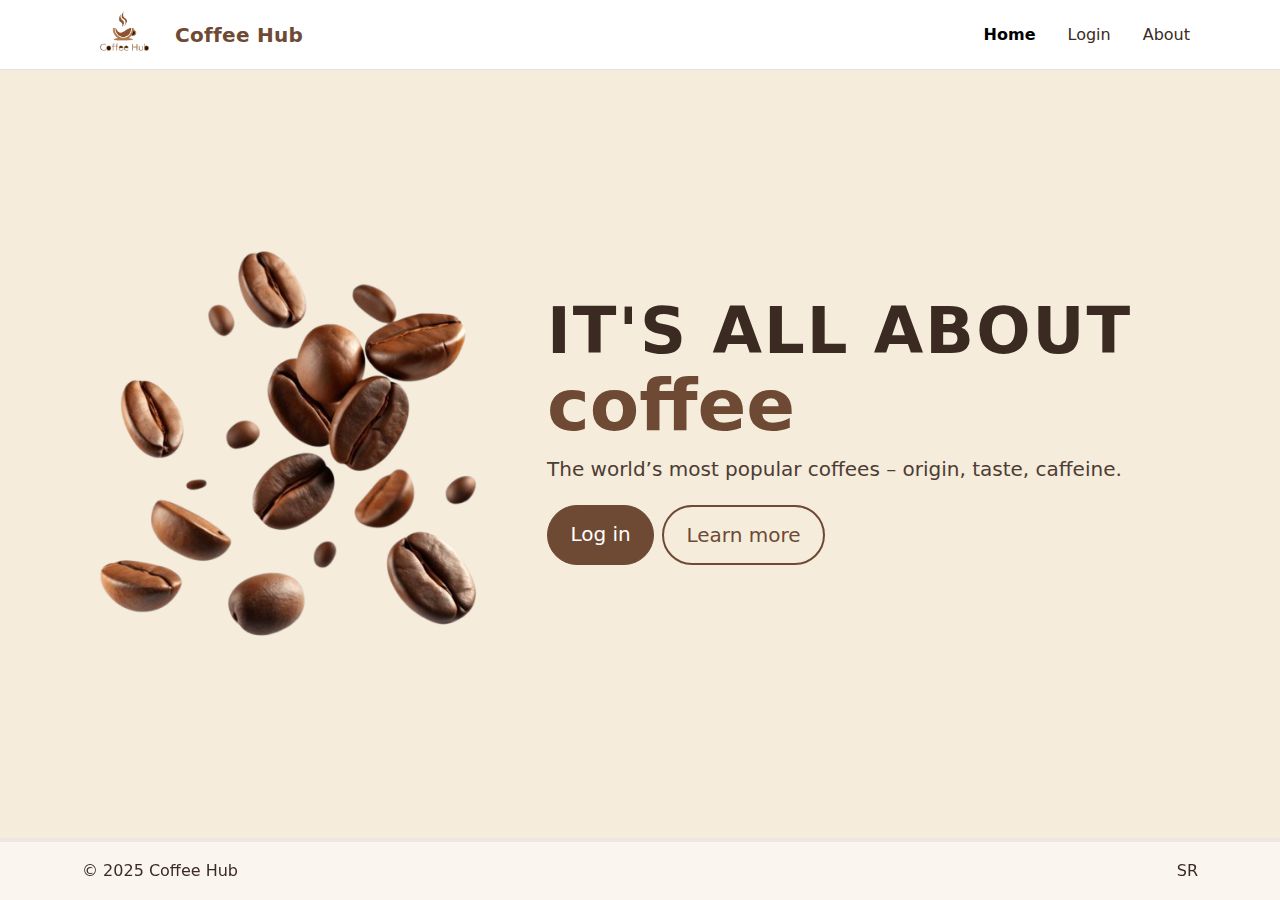
<file: index.html>
<!DOCTYPE html>
<html lang="en">
<head>
    <meta charset="UTF-8">
    <meta name="viewport" content="width=device-width, initial-scale=1.0">
    <title>Coffee Hub - Home</title>

    <link href="https://cdn.jsdelivr.net/npm/bootstrap@5.3.3/dist/css/bootstrap.min.css" rel="stylesheet">
    <link rel="stylesheet" href="css/styles.css">
</head>
<body>
    
<!-- Header -->
<header class="navbar navbar-expand-lg navbar-light bg-white border-bottom sticky-top">
    <div class="container">
        <!-- Logo i naziv sajta -->
         <a class="navbar-brand d-flex align-items-center gap-2" href="index.html">
         <img src="assets/logo.png" alt="Coffee Hub logo" class="brand-logo">
         <span class="brand-name">Coffee Hub</span>
        </a>

        <!--Dugme za mobilni-->
        <button class="navbar-toggler" type="button" data-bs-toggle="collapse" data-bs-target="#mainNav" aria-controls="mainNav" aria-expanded="false" aria-label="Toggle navigation">
            <span class="navbar-toggler-icon"></span>
        </button>

        <!--Navigacija-->
        <nav id="mainNav" class="collapse navbar-collapse">
            <ul class="navbar-nav ms-auto align-items-lg-center gap-lg-3">
                <li class="nav-item"><a class="nav-link active" href="index.html" data-i18n="navHome">Home</a></li>
              
                <li class="nav-item"><a class="nav-link requires-auth" href="contact.html" data-i18n="navContact">Contact</a></li>
                <li class="nav-item"><a class="nav-link requires-auth" href="catalog.html" data-i18n="navCatalog">Catalog</a></li>
                <li class="nav-item"><a class="nav-link requires-auth" href="details.html" data-i18n="navDetails">Details</a></li>
              
                <li class="nav-item"><a class="nav-link" id="loginLink" href="login.html" data-i18n="navLogin">Login</a></li>
                <li class="nav-item d-none"><a class="nav-link" id="logoutLink" href="#" data-i18n="navLogout">Logout</a></li>
                <li class="nav-item d-none"><span class="nav-link" id="userName"></span></li>
              
                <li class="nav-item"><a class="nav-link" href="about.html" data-i18n="navAbout">About</a></li>
              </ul>          
        </nav>
    </div>
 </header>

 <!--HERO-->
 <main>
    <section class="hero container">
        <div class="row align-items-center">
            <div class="col-12 col-lg-5 order-2 order-lg-1 text-center text-lg-start">
                <img src="assets/beans.png" alt="" class="hero-beans img-fluid d-none d-lg-block">
        </div>

        <div class="col-12 col-lg-7 order-1 order-lg-2">
            <h1 class="hero-title">
                <span class="upper" data-i18n="homeUpper">IT'S ALL ABOUT</span>
                <span class="lower" data-i18n="homeLower">coffee</span>
              </h1>
              <p class="hero-sub" data-i18n="homeSubtext">The world’s most popular coffees – origin, taste, caffeine.</p>
              
              <div class="hero-actions d-flex gap-2 flex-wrap">
                <a class="btn btn-brand btn-lg" href="login.html" data-i18n="homeLoginBtn">Log in</a>
                <a class="btn btn-brand-outline btn-lg" href="about.html" data-i18n="homeLearnBtn">Learn more</a>
              </div>              
        </div>    
        </div>
    </section>
 </main>

 <!--FOOTER-->
 <footer class="footer mt-5">
    <div class="container d-flex justify-content-between flex-wrap gap-2 py-3">
      <span>© 2025 Coffee Hub</span>
      <span id="langSwitch" style="cursor:pointer" data-i18n="footerLang">EN</span>
    </div>
  </footer>
 <script src="https://cdn.jsdelivr.net/npm/bootstrap@5.3.3/dist/js/bootstrap.bundle.min.js"></script>
 <script src="js/auth.js"></script>
 <script src="js/lang.js"></script>
 <script>
    (function(){
      const nav = document.getElementById('mainNav');
      if(!nav) return;
      document.querySelectorAll('.navbar .nav-link').forEach(a=>{
        a.addEventListener('click', ()=>{
          const c = bootstrap.Collapse.getOrCreateInstance(nav);
          c.hide();
        });
      });
    })();
  </script>
</body>
</html>
</file>
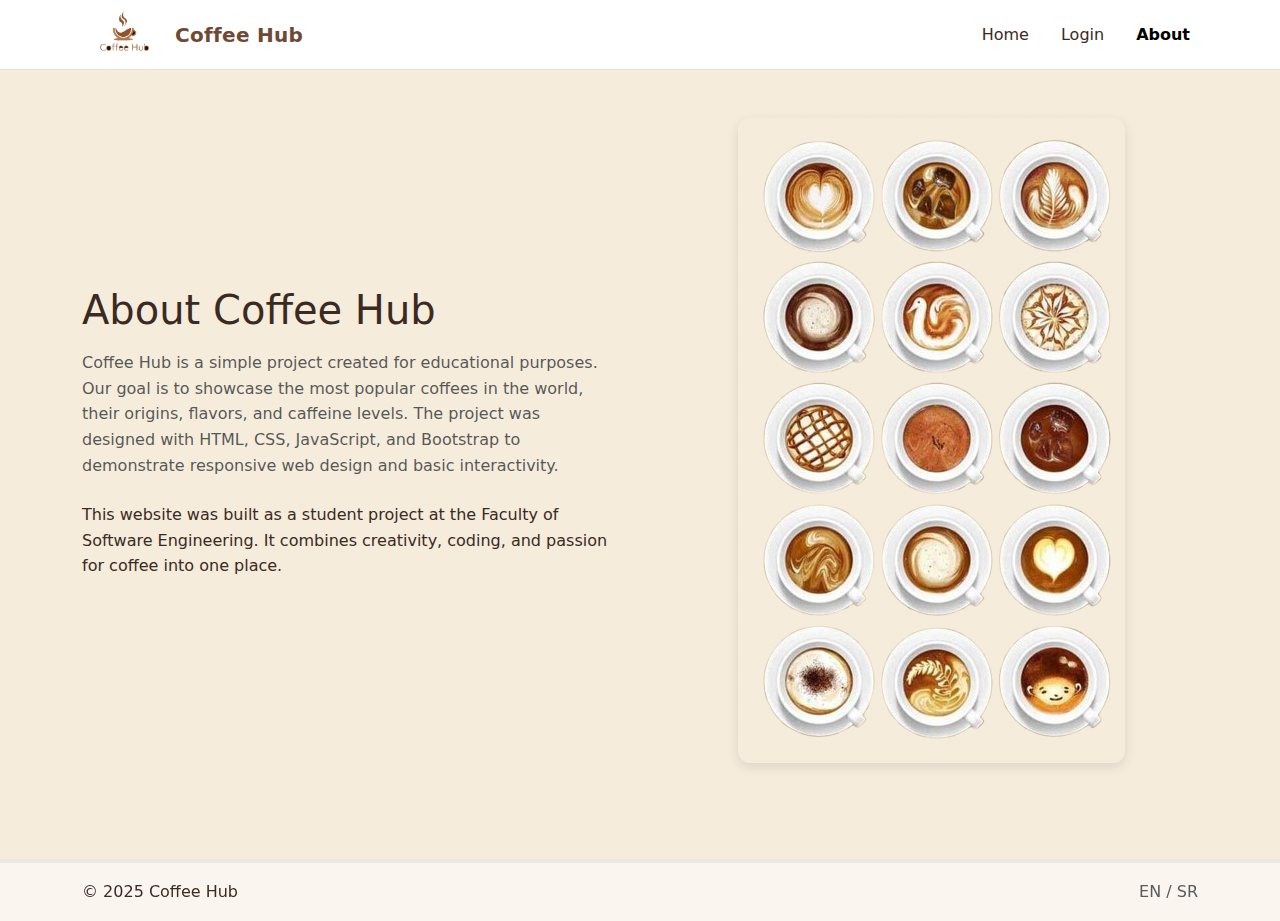
<file: about.html>
<!DOCTYPE html>
<html lang="en">
<head>
    <meta charset="UTF-8">
    <meta name="viewport" content="width=device-width, initial-scale=1.0">
    <title>Coffee Hub - About</title>
    <link href="https://cdn.jsdelivr.net/npm/bootstrap@5.3.3/dist/css/bootstrap.min.css" rel="stylesheet">
  <link href="css/styles.css" rel="stylesheet">
</head>
<body>
    <!--Header-->
    <header class="navbar navbar-expand-lg navbar-light bg-white border-bottom sticky-top">
        <div class="container">
          <a class="navbar-brand d-flex align-items-center gap-2" href="index.html">
            <img src="assets/logo.png" alt="Coffee Hub logo" class="brand-logo">
            <span class="brand-name">Coffee Hub</span>
          </a>
          <button class="navbar-toggler" type="button" data-bs-toggle="collapse" data-bs-target="#mainNav">
            <span class="navbar-toggler-icon"></span>
          </button>
          <nav id="mainNav" class="collapse navbar-collapse">
            <ul class="navbar-nav ms-auto align-items-lg-center gap-lg-3">
                <li class="nav-item"><a class="nav-link" href="index.html">Home</a></li>
                <li class="nav-item"><a class="nav-link requires-auth" href="contact.html">Contact</a></li>
                <li class="nav-item"><a class="nav-link requires-auth" href="catalog.html">Catalog</a></li>
                <li class="nav-item"><a class="nav-link requires-auth" href="details.html">Details</a></li>
                <li class="nav-item"><a class="nav-link" id="loginLink" href="login.html">Login</a></li>
                <li class="nav-item d-none"><a class="nav-link" id="logoutLink" href="#">Logout</a></li>
                <li class="nav-item d-none"><span class="nav-link" id="userName"></span></li>
                <li class="nav-item"><a class="nav-link active" href="about.html">About</a></li>
              </ul>              
          </nav>
        </div>
      </header>
      <main class="container py-5 about-page">
        <div class="row align-items-center g-5">
            <div class="col-12 col-lg-6">
                <h1 class="mb-3">About Coffee Hub</h1>
                <p class="text-muted mb-4">
                    Coffee Hub is a simple project created for educational purposes. 
          Our goal is to showcase the most popular coffees in the world, their origins, flavors, 
          and caffeine levels. The project was designed with HTML, CSS, JavaScript, and Bootstrap 
          to demonstrate responsive web design and basic interactivity.
                </p>
                <p>
                    This website was built as a student project at the Faculty of Software Engineering. 
                    It combines creativity, coding, and passion for coffee into one place.
                  </p>
            </div>
            <div class="col-12 col-lg-6 text-center">
                <img src="assets/about-coffee.png" alt="About Coffee" class="about-img">
            </div>
        </div>
      </main>
      <!--FOOTER-->
 <footer class="footer mt-5">
    <div class="container d-flex justify-content-between flex-wrap gap-2 py-3">
        <span>© 2025 Coffee Hub</span>
        <span class="text-muted">EN / SR</span>
    </div>
 </footer>
 <script src="https://cdn.jsdelivr.net/npm/bootstrap@5.3.3/dist/js/bootstrap.bundle.min.js"></script>
 <script src="js/auth.js"></script>
 <script>
    (function(){
      const nav = document.getElementById('mainNav');
      if(!nav) return;
      document.querySelectorAll('.navbar .nav-link').forEach(a=>{
        a.addEventListener('click', ()=>{
          const c = bootstrap.Collapse.getOrCreateInstance(nav);
          c.hide();
        });
      });
    })();
  </script>
</body>
</html>
</file>
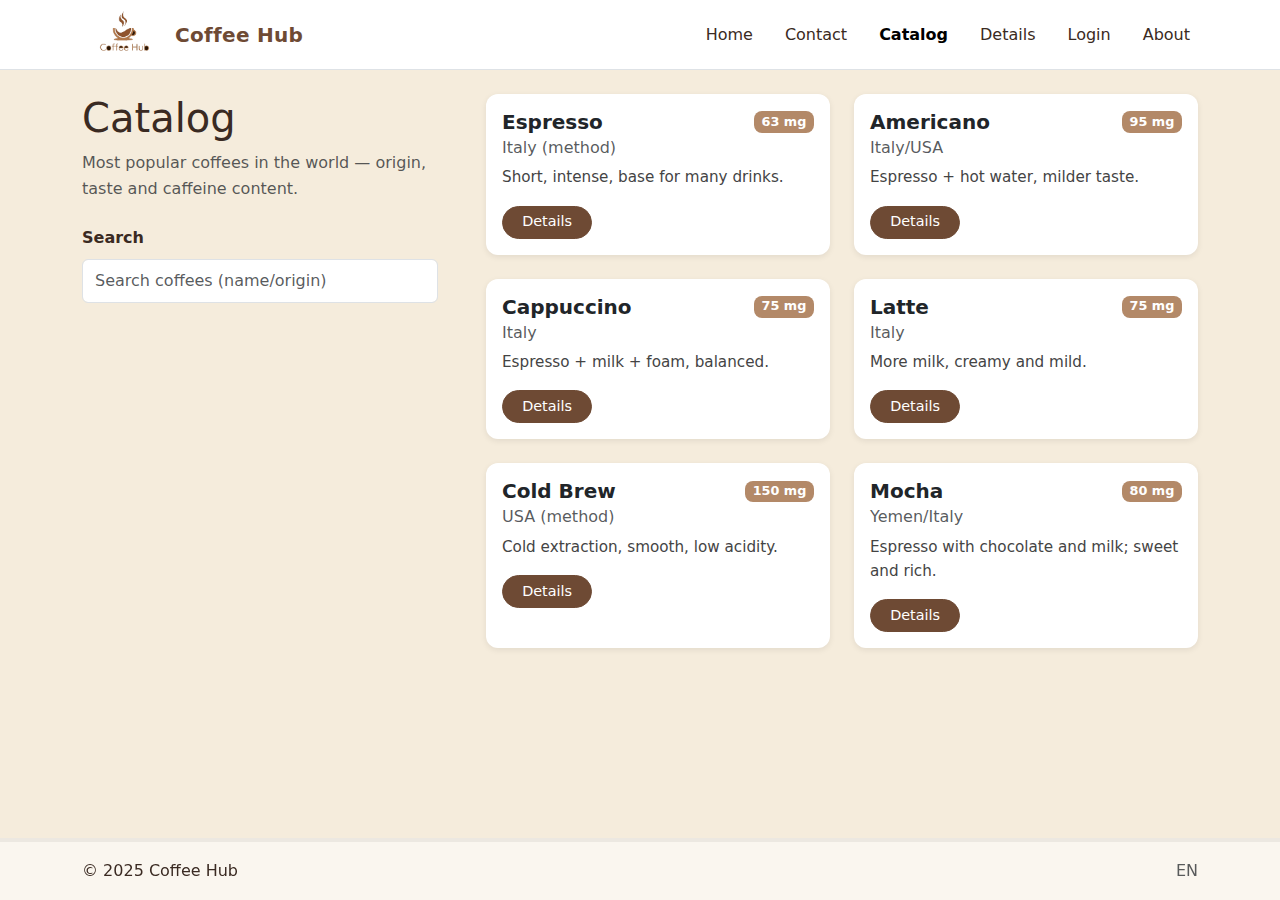
<file: catalog.html>
<!DOCTYPE html>
<html lang="en">
<head>
  <meta charset="utf-8" />
  <meta name="viewport" content="width=device-width, initial-scale=1" />
  <title>Coffee Hub — Catalog</title>

  <link href="https://cdn.jsdelivr.net/npm/bootstrap@5.3.3/dist/css/bootstrap.min.css" rel="stylesheet">
  <link href="css/styles.css" rel="stylesheet">
</head>
<body>

  <!-- HEADER (isti kao na drugim stranicama) -->
  <header class="navbar navbar-expand-lg bg-white border-bottom sticky-top">
    <div class="container">
      <a class="navbar-brand d-flex align-items-center gap-2" href="index.html">
        <img src="assets/logo.png" alt="Coffee Hub logo" class="brand-logo">
        <span class="brand-name">Coffee Hub</span>
      </a>
      <button class="navbar-toggler" type="button" data-bs-toggle="collapse" data-bs-target="#mainNav">
        <span class="navbar-toggler-icon"></span>
      </button>
      <nav id="mainNav" class="collapse navbar-collapse">
        <ul class="navbar-nav ms-auto align-items-lg-center gap-lg-3">
          <li class="nav-item"><a class="nav-link" href="index.html">Home</a></li>
          <li class="nav-item"><a class="nav-link" href="contact.html">Contact</a></li>
          <li class="nav-item"><a class="nav-link active" href="catalog.html">Catalog</a></li>
          <li class="nav-item"><a class="nav-link" href="details.html">Details</a></li>
          <li class="nav-item"><a class="nav-link" href="login.html">Login</a></li>
          <li class="nav-item"><a class="nav-link" href="about.html">About</a></li>
        </ul>
      </nav>
    </div>
  </header>

  <!-- MAIN -->
  <main class="container py-4">
    <div class="row g-4 align-items-start">

      <!-- Leva kolona: naslov, opis, search -->
      <aside class="col-12 col-lg-4">
        <h1 class="mb-2">Catalog</h1>
        <p class="text-muted mb-4">
          Most popular coffees in the world — origin, taste and caffeine content.
        </p>

        <label for="search" class="form-label fw-semibold">Search</label>
        <input
          id="search"
          type="search"
          class="form-control catalog-search"
          placeholder="Search coffees (name/origin)"
        >
      </aside>

      <!-- Desna kolona: kartice -->
      <section class="col-12 col-lg-8 catalog-grid">
        <div id="coffeeGrid"
             class="row row-cols-1 row-cols-md-2 g-4">
          <!-- JS ubacuje kartice ovde -->
        </div>

        <!-- Loading / Empty / Error poruke -->
        <div id="catalogState" class="text-center text-muted py-4" style="display:none;"></div>
      </section>

    </div>
  </main>

  <!-- FOOTER -->
  <footer class="footer mt-5">
    <div class="container d-flex justify-content-between flex-wrap gap-2 py-3">
      <span>© 2025 Coffee Hub</span>
      <span class="text-muted">EN</span>
    </div>
  </footer>

  <script src="https://cdn.jsdelivr.net/npm/bootstrap@5.3.3/dist/js/bootstrap.bundle.min.js"></script>
  <script src="js/catalog.js"></script>
</body>
</html>
</file>
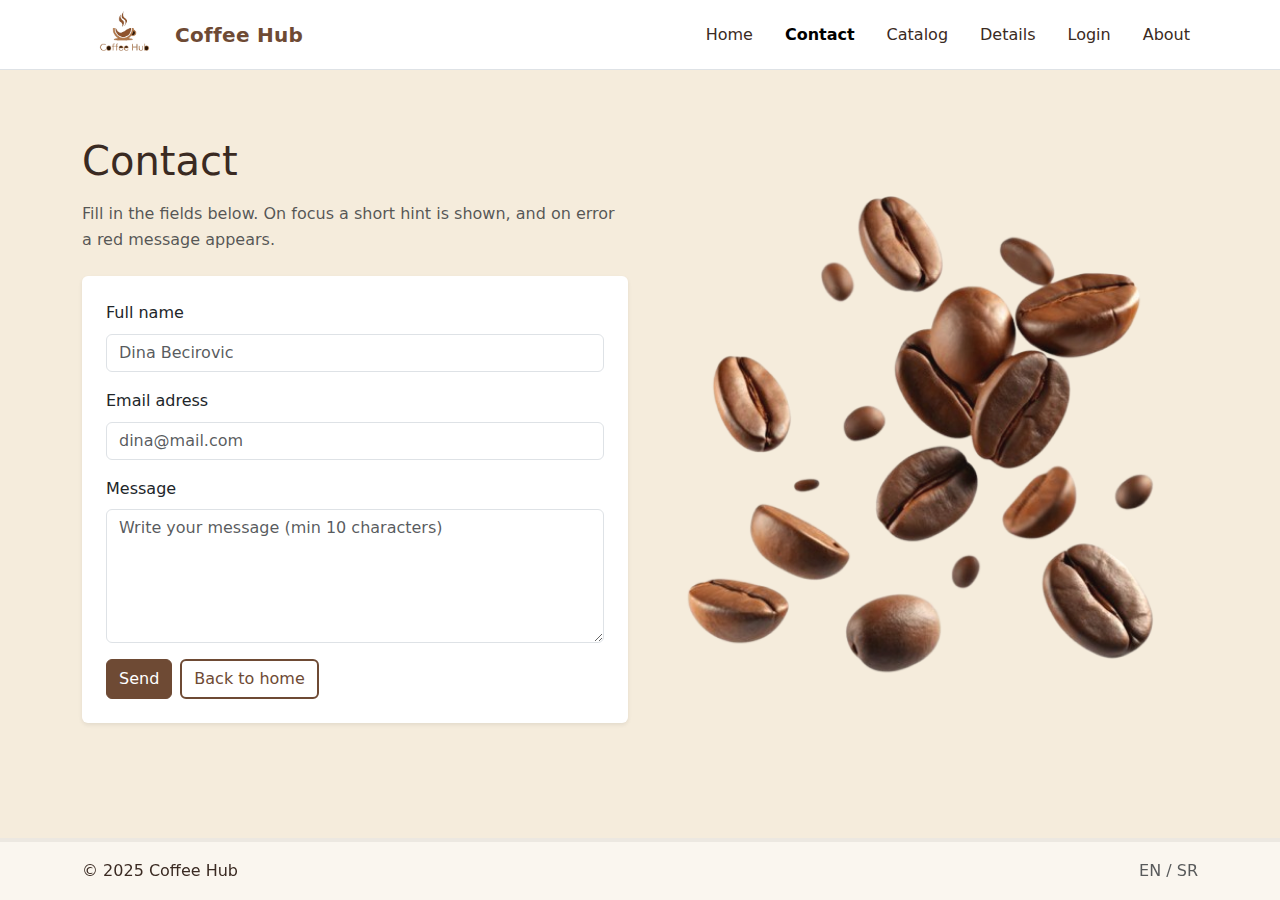
<file: contact.html>
<!DOCTYPE html>
<html lang="en">
<head>
    <meta charset="UTF-8">
    <meta name="viewport" content="width=device-width, initial-scale=1.0">
    <title>Coffee Hub - Contact</title>
    <link rel="stylesheet" href="https://cdn.jsdelivr.net/npm/bootstrap@5.3.3/dist/css/bootstrap.min.css">
    <link rel="stylesheet" href="css/styles.css">
</head>
<body>
    <header class="navbar navbar-expand-lg bg-white border-bottom sticky-top" >
        <div class="container">
            <!-- Logo i naziv sajta -->
             <a class="navbar-brand d-flex align-items-center gap-2" href="index.html">
             <img src="assets/logo.png" alt="Coffee Hub logo" class="brand-logo">
             <span class="brand-name">Coffee Hub</span>
            </a>
    
            <!--Dugme za mobilni-->
            <button class="navbar-toggler" type="button" data-bs-toggle="collapse" data-bs-target="#mainNav" aria-controls="mainNav" aria-expanded="false" aria-label="Toggle navigation">
                <span class="navbar-toggler-icon"></span>
            </button>
    
            <!--Navigacija-->
            <nav id="mainNav" class="collapse navbar-collapse">
                <ul class="navbar-nav ms-auto align-items-lg-center gap-lg-3">
                    <li class="nav-item"><a class="nav-link" href="index.html">Home</a></li>
                    <li class="nav-item"><a class="nav-link active" href="contact.html">Contact</a></li>
                    <li class="nav-item"><a class="nav-link" href="catalog.html">Catalog</a></li>
                    <li class="nav-item"><a class="nav-link" href="details.html">Details</a></li>
                    <li class="nav-item"><a class="nav-link" href="login.html">Login</a></li>
                    <li class="nav-item"><a class="nav-link" href="about.html">About</a></li>
                </ul>
            </nav>
        </div>
     </header>

     <!--MAIN-->
     <main class="container contact-wrap">
        <div class="row align-items-center">
            <div class="col-12 col-lg-6">
                <h1 class="mb-3">Contact</h1>
                <p class="text-muted mb-4">Fill in the fields below. On focus a short hint is shown, and on error a red message appears.</p>

                <form id="contactForm" novalidate class="card border-0 shadow-sm p-3 p-md-4">
                    <!--Ime i prezime-->
                    <div class="mb-3">
                        <label for="name" class="form-label">Full name</label>
                        <input type="text" id="name" class="form-control" placeholder="Dina Becirovic">
                        <div class="form-hint" id="hint-name">Enter your full name (e.g. Dina Becirovic) </div>
                        <div class="form-error" id="err-name" >The name is not valid.</div>
                    </div>
                    <!--Email-->
                    <div class="mb-3">
                        <label for="email" class="form-label">Email adress</label>
                        <input type="email" id="email" class="form-control" placeholder="dina@mail.com">
                        <div class="form-hint" id="hint-email">Enter a valid email (e.g. dina@mail.com)</div>
                        <div class="form-error" id="err-email">The email is not valid.</div>
                    </div>
                    <!--Poruka-->
                    <div class="mb-3">
                        <label for="message" class="form-label">Message</label>
                        <textarea id="message" rows="5" class="form-control" placeholder="Write your message (min 10 characters)"></textarea>
                        <div class="form-hint" id="hint-msg">At least 10 characters</div>
                        <div class="form-error" id="err-msg">The message is too short.</div>
                    </div>

                    <div class="d-flex gap-2 flex-wrap">
                        <button class="btn btn-brand" type="submit">Send</button>
                        <a href="index.html" class="btn btn-brand-outline">Back to home</a>
                    </div>
                </form>
            </div>
            <div class="col-12 col-lg-6">
                <img src="assets/beans.png" alt="Coffee beans" class="contact-beans img-fluid">
            </div>
        </div>
     </main>
    
     <!--FOOTER-->
     <footer class="footer mt-5">
        <div class="container d-flex justify-content-between flex-wrap gap-2 py-3">
            <span>© 2025 Coffee Hub</span>
            <span class="text-muted">EN / SR</span>
        </div>
     </footer>

     <script src="https://cdn.jsdelivr.net/npm/bootstrap@5.3.3/dist/js/bootstrap.bundle.min.js"></script>
     <script src="js/contact-validate.js"></script>
</body>
</html>
</file>
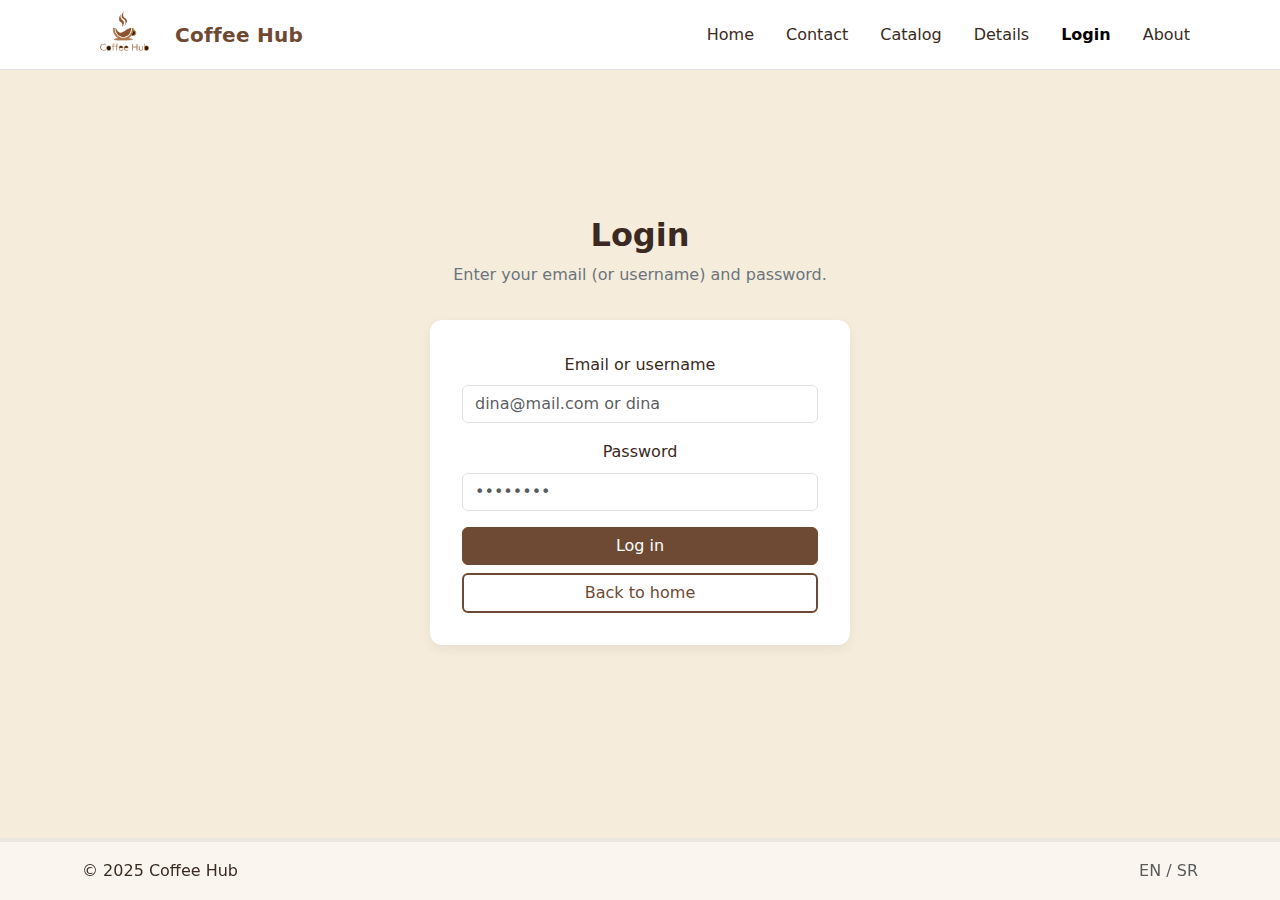
<file: login.html>
<!DOCTYPE html>
<html lang="en">
<head>
    <meta charset="UTF-8">
    <meta name="viewport" content="width=device-width, initial-scale=1.0">
    <title>Coffee Hub - Login</title>
    <link href="https://cdn.jsdelivr.net/npm/bootstrap@5.3.3/dist/css/bootstrap.min.css" rel="stylesheet">
  <link href="css/styles.css" rel="stylesheet">
</head>
<body>
    <!--HEADER-->
  <header class="navbar navbar-expand-lg bg-white border-bottom sticky-top">
    <div class="container">
      <a class="navbar-brand d-flex align-items-center gap-2" href="index.html">
        <img src="assets/logo.png" alt="Coffee Hub logo" class="brand-logo">
        <span class="brand-name">Coffee Hub</span>
      </a>
      <button class="navbar-toggler" type="button" data-bs-toggle="collapse" data-bs-target="#mainNav">
        <span class="navbar-toggler-icon"></span>
      </button>
      <nav id="mainNav" class="collapse navbar-collapse">
        <ul class="navbar-nav ms-auto align-items-lg-center gap-lg-3">
          <li class="nav-item"><a class="nav-link" href="index.html">Home</a></li>
          <li class="nav-item"><a class="nav-link" href="contact.html">Contact</a></li>
          <li class="nav-item"><a class="nav-link" href="catalog.html">Catalog</a></li>
          <li class="nav-item"><a class="nav-link" href="details.html">Details</a></li>
          <li class="nav-item"><a class="nav-link active" href="login.html">Login</a></li>
          <li class="nav-item"><a class="nav-link" href="about.html">About</a></li>
        </ul>
      </nav>
    </div>
  </header>
  <!--Main-->
  <main class="login-container">
    <h1 class="login-title">Login</h1>
    <p class="login-subtitle">Enter your email (or username) and password.</p>
  
    <div class="login-box">
      <form id="loginForm" novalidate>
        <div class="mb-3">
          <label for="username" class="form-label">Email or username</label>
          <input type="text" id="username" class="form-control" placeholder="dina@mail.com or dina">
          <div class="form-error" id="err-user" hidden>Enter a valid email or username.</div>
        </div>
  
        <div class="mb-3">
          <label for="password" class="form-label">Password</label>
          <input type="password" id="password" class="form-control" placeholder="••••••••">
          <div class="form-error" id="err-pass" hidden>Password is too short.</div>
        </div>
  
        <div class="alert alert-danger py-2 px-3" id="err-auth" role="alert" hidden>
          Incorrect credentials. Please try again.
        </div>
  
        <button id="loginBtn" class="btn btn-brand w-100 mb-2" type="submit">Log in</button>
        <a href="index.html" class="btn btn-brand-outline w-100">Back to home</a>
      </form>
    </div>
  </main>
  
  <footer class="footer mt-5">
    <div class="container d-flex justify-content-between flex-wrap gap-2 py-3">
      <span>© 2025 Coffee Hub</span>
      <span class="text-muted">EN / SR</span>
    </div>
  </footer>

  <script src="https://cdn.jsdelivr.net/npm/bootstrap@5.3.3/dist/js/bootstrap.bundle.min.js"></script>
  <script src="js/login.js"></script>
</body>
</html>
</file>
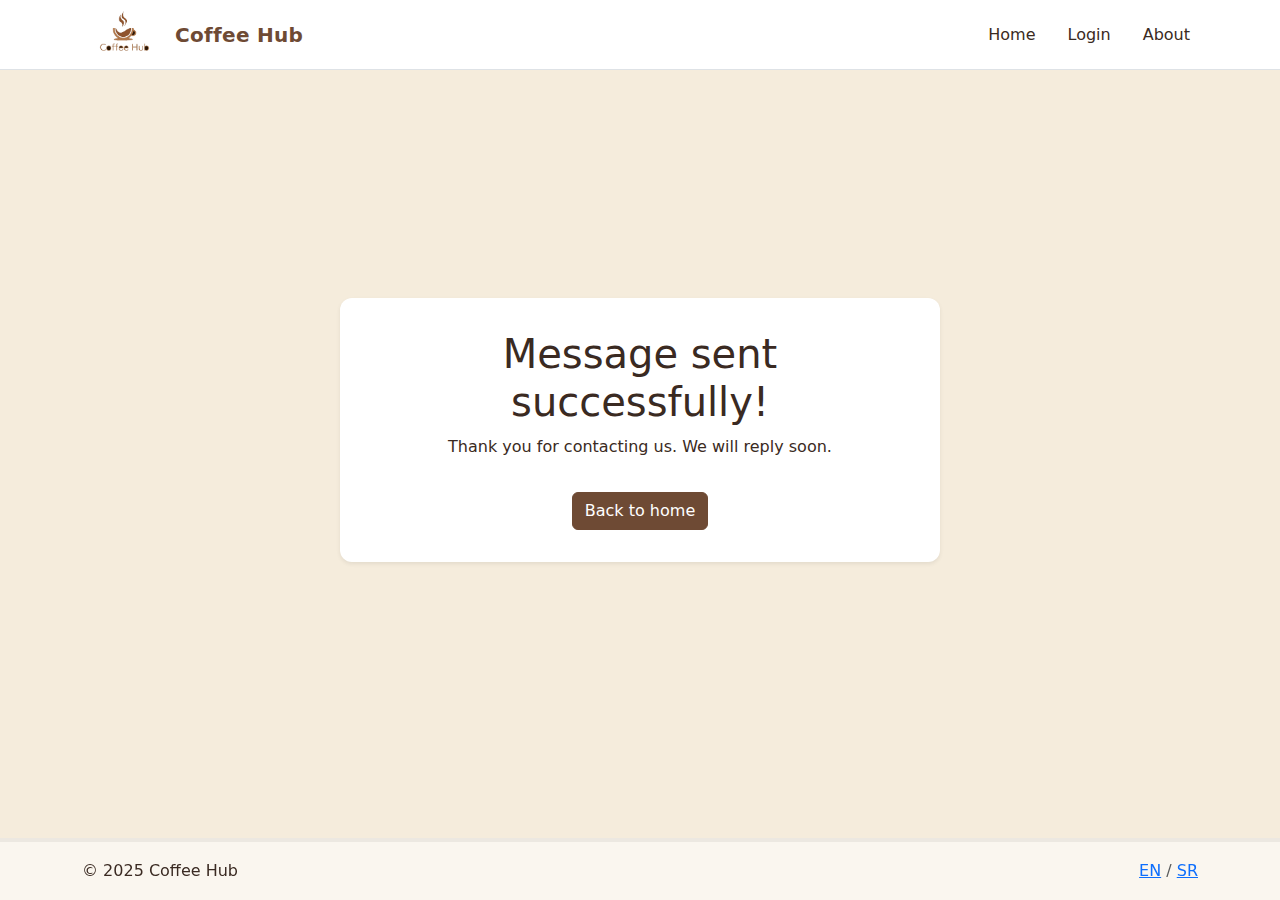
<file: success.html>
<!DOCTYPE html>
<html lang="en">
<head>
  <meta charset="UTF-8">
  <meta name="viewport" content="width=device-width, initial-scale=1.0">
  <title>Coffee Hub - Success</title>
  <link rel="stylesheet" href="https://cdn.jsdelivr.net/npm/bootstrap@5.3.3/dist/css/bootstrap.min.css">
  <link rel="stylesheet" href="css/styles.css">
</head>
<body>
  <header class="navbar navbar-expand-lg bg-white border-bottom sticky-top">
    <div class="container">
      <a class="navbar-brand d-flex align-items-center gap-2" href="index.html">
        <img src="assets/logo.png" alt="Coffee Hub logo" class="brand-logo">
        <span class="brand-name">Coffee Hub</span>
      </a>
      <button class="navbar-toggler" type="button" data-bs-toggle="collapse" data-bs-target="#mainNav" aria-controls="mainNav" aria-expanded="false" aria-label="Toggle navigation">
        <span class="navbar-toggler-icon"></span>
      </button>
      <nav id="mainNav" class="collapse navbar-collapse">
        <ul class="navbar-nav ms-auto align-items-lg-center gap-lg-3">
          <li class="nav-item"><a class="nav-link" href="index.html" data-i18n="navHome">Home</a></li>
          <li class="nav-item"><a class="nav-link requires-auth" href="contact.html" data-i18n="navContact">Contact</a></li>
          <li class="nav-item"><a class="nav-link requires-auth" href="catalog.html" data-i18n="navCatalog">Catalog</a></li>
          <li class="nav-item"><a class="nav-link requires-auth" href="details.html" data-i18n="navDetails">Details</a></li>
          <li class="nav-item"><a class="nav-link" id="loginLink" href="login.html" data-i18n="navLogin">Login</a></li>
          <li class="nav-item d-none"><a class="nav-link" id="logoutLink" href="#">Logout</a></li>
          <li class="nav-item d-none"><span class="nav-link" id="userName"></span></li>
          <li class="nav-item"><a class="nav-link" href="about.html" data-i18n="navAbout">About</a></li>
        </ul>
      </nav>
    </div>
  </header>

  <main class="success-container">
    <div class="success-box text-center shadow-sm">
      <h1 data-i18n="successTitle">Message sent successfully!</h1>
      <p data-i18n="successText">Thank you for contacting us. We will reply soon.</p>
      <a href="index.html" class="btn btn-brand mt-3" data-i18n="successBack">Back to home</a>
    </div>
  </main>

  <footer class="footer mt-5">
    <div class="container d-flex justify-content-between flex-wrap gap-2 py-3">
      <span>© 2025 Coffee Hub</span>
      <span class="text-muted lang-switch">
        <a href="#" data-setlang="en">EN</a> / <a href="#" data-setlang="sr">SR</a>
      </span>
    </div>
  </footer>

  <script src="https://cdn.jsdelivr.net/npm/bootstrap@5.3.3/dist/js/bootstrap.bundle.min.js"></script>
  <script src="js/lang.js"></script>
  <script src="js/auth.js"></script>
</body>
</html>
</file>
<file: css/styles.css>
:root{
    --bg: #f5ecdc;
    --ink: #3a2a22;
    --brand: #6e4a34;
    --brand-2: #b38968;
    --radius: 16px;
}

/* INDEX */

html,body{height: 100%; }
body{
    min-height: 100vh;
    display: flex;
    flex-direction: column;
    background: var(--bg);
    color: var(--ink);
    font-family: system-ui, -apple-system, "Segoe UI", Roboto, "Helvetica Neue", Arial, "Noto Sans", "Liberation Sans", sans-serif;
    line-height: 1.6;
}

main{flex: 1 0 auto; display: flex;}
footer{margin-top: auto;}

/* Header */
.navbar{ border-bottom: 4px solid rgba(0,0,0,0.06); height: 70px;}
.brand-logo{ height: 85px; width: 85px; object-fit: contain;}
.brand-name{
    font-weight: 700;
    color: var(--brand);
    letter-spacing: .3px;
}
.nav-link{
    color: var(--ink);
}
.nav-link.active,
.nav-link:hover{
    color: var(--brand);
    font-weight: 600;
}

/* HERO */
.hero{
    flex: 1;
    display: flex;
    align-items: center;
    padding-block: clamp(2rem, 4vw, 4rem);
    position: relative;
}
.hero .row{
    width: 100%;
    align-items: center;
    min-height: 60vh;
}
.hero-beans{
    max-width: 420px;
    width: 100%;
    height: auto;
    transform: translateY(10px);
}
.hero-title{
    margin: 0 0 1rem o;
    line-height: 1.1;
}
.hero-title .upper{
    display: block;
    font-weight: 800;
    letter-spacing: 1px;
    font-size: clamp(2rem, 4vw + 1rem, 4rem);
}
.hero-title .lower{
    display: block;
    font-weight: 800;
    color: var(--brand);
    font-size: clamp(2.2rem, 5vw + .5rem, 4.5rem);
}
.hero-sub{
    margin-bottom: 1.25rem;
    font-size: clamp(1rem, 1vw + .7rem, 1.25rem);
    opacity: .9;
}
.hero-actions .btn{
    border-radius: 999px;
    padding: .8rem 1.4rem;
}

.btn-brand{
    background-color: var(--brand);
    border-color: var(--brand);
    color: #fff;
}
.btn-brand:hover{
    background-color: var(--brand-2);
    border-color: var(--brand-2);
    color: #fff;
}
.btn-brand-outline{
    background-color: transparent;
    border: 2px solid var(--brand);
    color: var(--brand);
}
.btn-brand-outline:hover{
    background-color: var(--brand);
    color: #fff;
}

/* Footer */
.footer{
    border-top: 4px solid rgba(0,0,0,0.06);
    background: #fff8;
    backdrop-filter: blur(3px);
}

/* Media queries */
@media (min-width: 1200px){
    .hero { padding-top: 5rem; padding-bottom: 5rem;}
    .hero-title .upper{ letter-spacing: 2px;}
}

@media (max-width: 991.98px){
    .brand-logo{ width: 32px; height: 32px;}
    .hero{ text-align: center;}
    .hero-beans{ display: block; max-width: 260px; margin: 1rem auto;}
    .hero-actions{justify-content: center;}
}

@media (max-width:575.98px){
    .brand-name{font-size: 1rem;}
    .navbar .nav-link{padding: .4rem 0;}
    .hero{padding-top: 2.2rem; padding-bottom: 2.2rem;}
    .hero-actions .btn{width: 100%;}
    .hero-beans{display: none;}
}

/* CONTACT */
.contact-wrap{
    padding-block: clamp(1.5rem, 3vw, 3rem);
}

.form-hint{
    display: none;
    font-size: .9rem;
    color: #6c757d;
    margin-top: .25rem;
}
.form-error{
    display: none;
    font-size: .9rem;
    color: #dc3545;
    margin-top: .25rem;
}
.form-control.is-invalid{
    border-color: #dc3545;
}
.contact-beans{
    display: block;
    max-width: 100%;
    height: auto;
    margin: 0 auto;
    opacity: 0.95;
}

@media (min-width: 992px){
    .contact-wrap{padding-block: 3.5rem;}
    .contact-beans{
       max-width: 80%;
    }
}
@media (max-width: 991.98px){
    .contact-beans {
        max-width: 260px;
        margin-top: 2rem;
    }
}
.form-hint,
.form-error{ display:none; }

.form-error{ color:#c0392b; font-size:.9rem; margin-top:.25rem; }
.form-hint{ color:#6c757d; font-size:.9rem; margin-top:.25rem; }

.contact-wrap{ padding-top:2rem; padding-bottom:2rem; }
.contact-beans{ max-width:520px; width:100%; height:auto; border-radius:12px; }

/*CATALOG */


   @media (max-width: 991.98px){
    aside{ text-align: center; }
    aside .form-label{ display: none; }
    .catalog-search{ max-width: 420px; margin-inline: auto; }
  }
  .catalog-search{
    width: 100%;
    height: 44px;
    padding: .5rem .75rem;
  }
  @media (min-width: 992px){
    .catalog-grid{ padding-left: 1.75rem; }  
  }
  
 
  #coffeeGrid .card{
    min-width: 260px;
    border: none;
    border-radius: 12px;
    box-shadow: 0 2px 6px rgba(0,0,0,.08);
    transition: transform .2s;
    text-align: left;
  }
  
  #coffeeGrid .card-title{
    display:flex; align-items:center; justify-content:space-between;
    font-weight:600; margin-bottom:.5rem;
  }
  .badge-caf{
    background: var(--brand-2);
    font-size: .8rem; padding: .35em .6em; border-radius: .5rem;
  }
  #coffeeGrid .card-text{ color:#444; font-size:.95rem; }
  #coffeeGrid .btn{ border-radius:20px; padding:.3rem 1.2rem; font-size:.9rem; }
@media (min-width:992px) {
    .catalog-grid{padding-left: 2.25rem;}
    aside {
        max-width: 520px;
    }
}  

/* Details */

.details{
    max-width: 900px;
}
.details-flex{
    display: flex;
    flex-direction: column;
    gap: 2rem;
}
@media (min-width768px){
    .details-flex{
        flex-direction: row;
        align-items: center;
    }
}
.details-img{
    display:block;
    margin-inline:auto;   
    max-width:320px;     
    width:100%;          
    height:auto;
    object-fit:contain;  
    border-radius:12px;
  }
.details-text {
    flex: 1 1 auto;
}
@media(max-width:767.98px){
    .details{max-width: 700px;}
    .details-img{width: 100%;}
}
  
/*LOGIN*/

.login-container{
    display:flex;
    flex-direction:column;
    justify-content:center;
    align-items:center;
    min-height:80vh;
    text-align:center;
  }
  
  .login-title{
    font-size:2rem;
    font-weight:700;
    margin-bottom:.5rem;
  }
  
  .login-subtitle{
    color:#6c757d;
    margin-bottom:2rem;
  }
  
  .login-box{
    background:#fff;
    border-radius:12px;
    box-shadow:0 4px 12px rgba(0,0,0,.06);
    padding:2rem;
    width:100%;
    max-width:420px;
  }
  
  .form-error{
    color:#c0392b;
    font-size:.9rem;
    margin-top:.25rem;
  }
  @media (max-width: 576px){
    .login-box{
      padding: 1.5rem;
    }
    .login-title{
      font-size: 1.6rem;
    }
  }

  /* About */
  .about-img {
    max-width: 100%;
    height: auto;
    border-radius: 12px;
    box-shadow: 0 4px 12px rgba(0,0,0,0.1);
  }

  /*navbar mobile*/
  @media (max-width: 991.98px){
    .navbar-collapse{
      background:#fff;
      padding: .75rem 0;                 
      border-top:1px solid rgba(0,0,0,.06);
      box-shadow: 0 8px 20px rgba(0,0,0,.08);
    }
    .navbar-nav .nav-link{
      display:block;
      padding:.6rem 0;                   
    }
  }

  /*success*/

  .success-container {
    min-height: 70vh;
    display: flex;
    align-items: center;
    justify-content: center;
  }
  
  .success-box {
    background: #fff;
    padding: 2rem 3rem;
    border-radius: 12px;
    max-width: 600px;
    width: 100%;
  }
</file>
